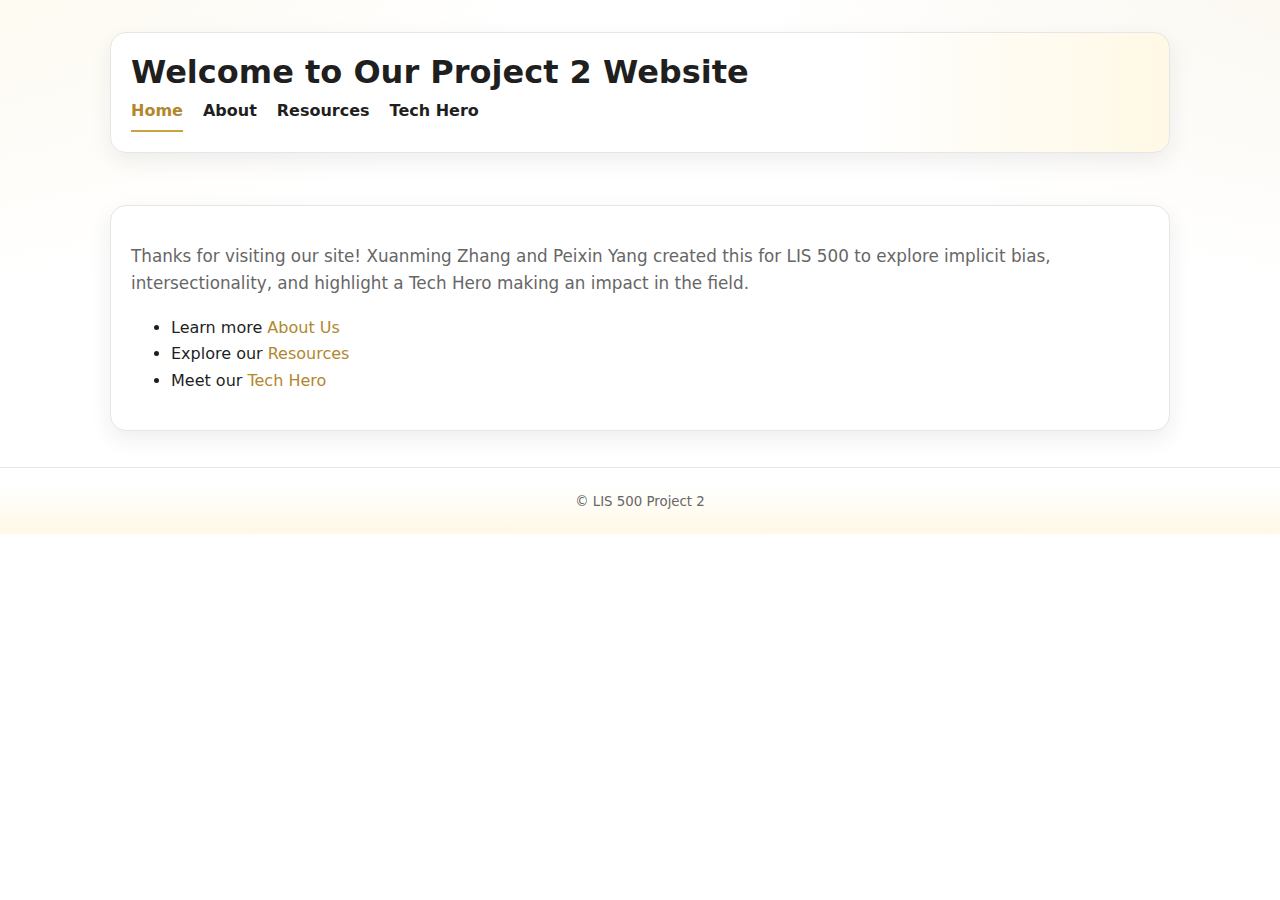
<file: index.html>
<!doctype html>
<html lang="en">
<head>
  <meta charset="utf-8" />
  <meta name="viewport" content="width=device-width, initial-scale=1" />
  <title>Welcome — Project #2</title>
  <link rel="icon" href="assets/images/favicon.png">
  <link rel="stylesheet" href="style.css" />
  <!-- comment #1: splash page gives first impression and clear navigation -->
</head>
<body>
  <a class="skip-link" href="#content">Skip to content</a>

  <header class="site-header">
    <div class="wrap">
      <div class="masthead">
        <h1 class="m-0">Welcome to Our Project 2 Website</h1>
        <nav class="tabs">
          <a href="index.html" aria-current="page">Home</a>
          <a href="about.html">About</a>
          <a href="resources.html">Resources</a>
          <a href="hero.html">Tech Hero</a>
        </nav>
      </div>
    </div>
  </header>

  <main id="content" class="wrap">
    <section class="panel">
      <p class="lead">Thanks for visiting our site! Xuanming Zhang and Peixin Yang created this for LIS 500 to explore implicit bias, intersectionality, and highlight a Tech Hero making an impact in the field.</p>
      <ul class="mt-1">
        <li>Learn more <a href="about.html">About Us</a></li>
        <li>Explore our <a href="resources.html">Resources</a></li>
        <li>Meet our <a href="hero.html">Tech Hero</a></li>
      </ul>
    </section>
  </main>

  <footer>
    <div class="wrap center"><small>© LIS 500 Project 2</small></div>
  </footer>
</body>
</html>
</file>
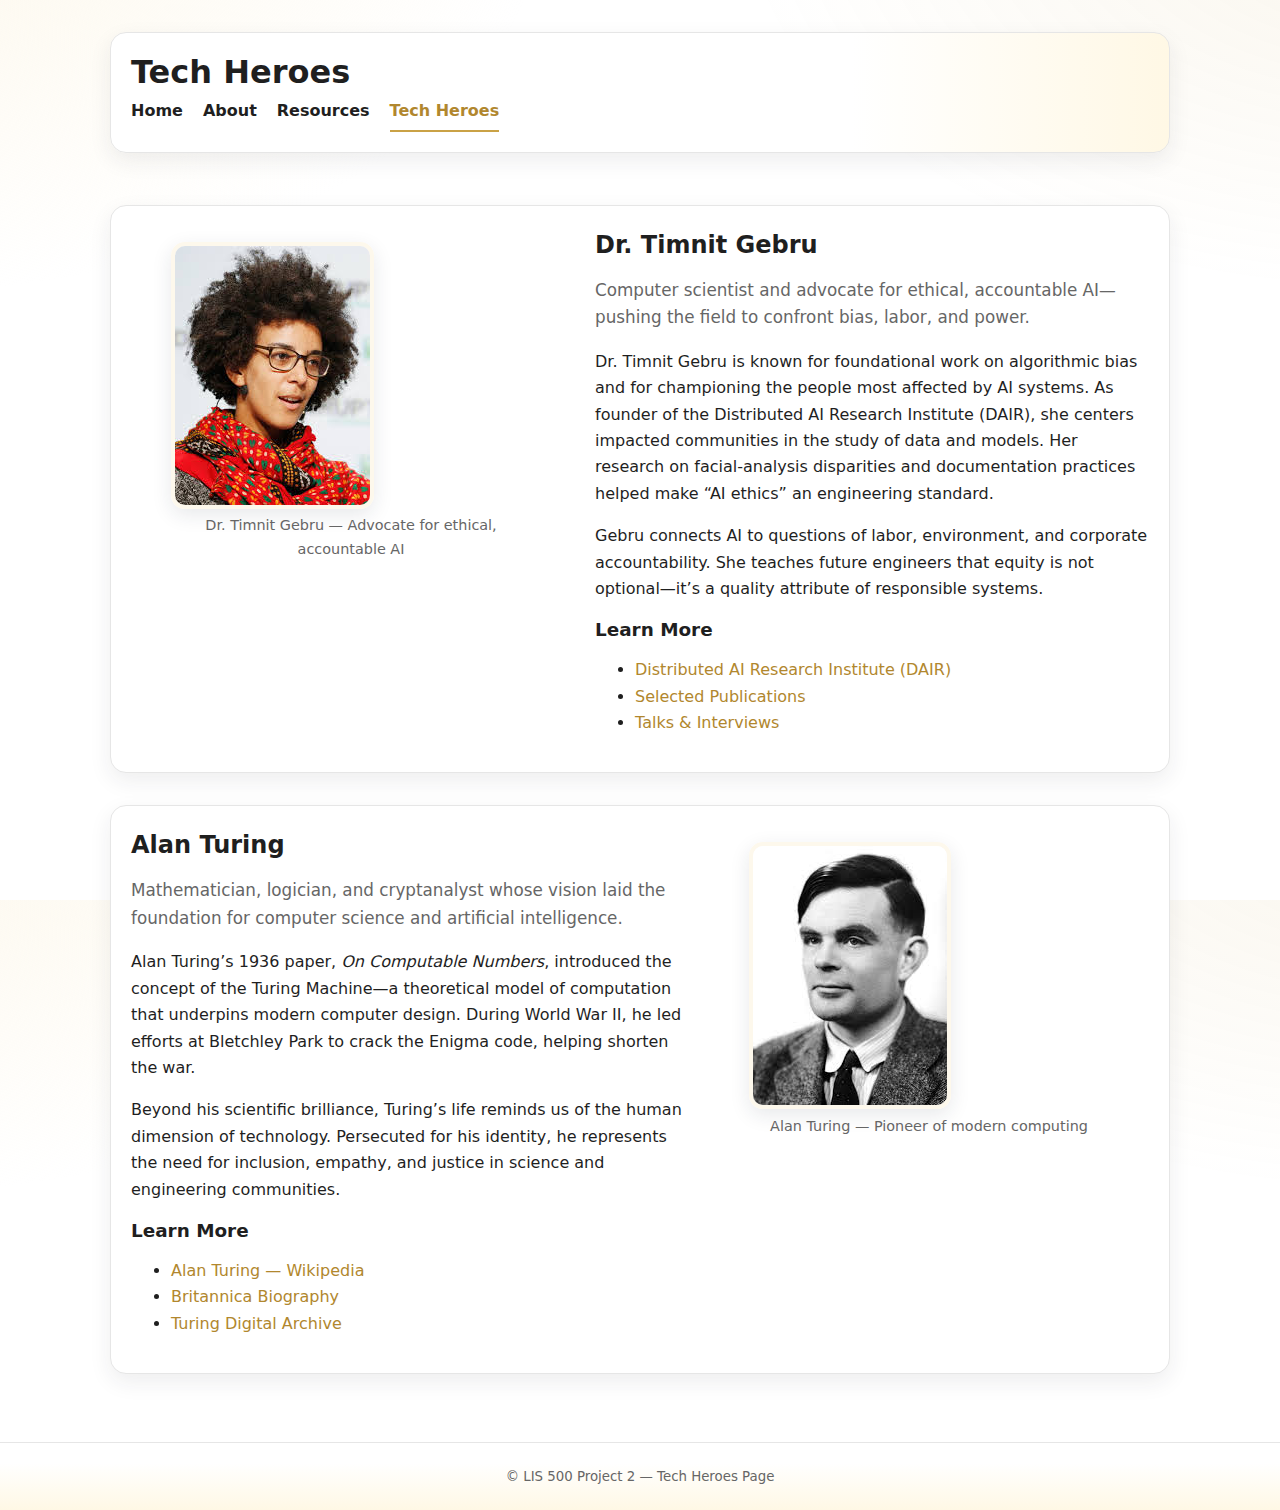
<file: hero.html>
<!doctype html>
<html lang="en">
<head>
  <meta charset="utf-8" />
  <meta name="viewport" content="width=device-width, initial-scale=1" />
  <title>Tech Heroes — Project 2</title>
  <link rel="stylesheet" href="style.css" />
  <!-- h0: Tech Hero page — now includes Dr. Timnit Gebru and Alan Turing -->
</head>
<body>
  <a class="skip-link" href="#content">Skip to content</a>

  <header class="site-header">
    <div class="wrap">
      <div class="masthead">
        <h1 class="m-0">Tech Heroes</h1>
        <nav class="tabs">
          <a href="index.html">Home</a>
          <a href="about.html">About</a>
          <a href="resources.html">Resources</a>
          <a href="hero.html" aria-current="page">Tech Heroes</a>
        </nav>
      </div>
    </div>
  </header>

  <main id="content" class="wrap">

    <!-- ===== HERO 1: Timnit Gebru ===== -->
    <article class="panel hero-card">
      <div class="hero-layout">
        <figure>
          <img src="assets/images/dr-timnit-gebru.jpg" alt="Dr. Timnit Gebru" class="hero-img" />
          <figcaption>Dr. Timnit Gebru — Advocate for ethical, accountable AI</figcaption>
        </figure>

        <div class="hero-text">
          <h2>Dr. Timnit Gebru</h2>
          <p class="lead">
            Computer scientist and advocate for ethical, accountable AI—pushing the field to confront bias, labor, and power.
          </p>
          <p>
            Dr. Timnit Gebru is known for foundational work on algorithmic bias and for championing the people most affected by AI systems.
            As founder of the Distributed AI Research Institute (DAIR), she centers impacted communities in the study of data and models.
            Her research on facial-analysis disparities and documentation practices helped make “AI ethics” an engineering standard.
          </p>
          <p>
            Gebru connects AI to questions of labor, environment, and corporate accountability.
            She teaches future engineers that equity is not optional—it’s a quality attribute of responsible systems.
          </p>

          <h3>Learn More</h3>
          <ul>
            <li><a href="https://www.dair-institute.org/">Distributed AI Research Institute (DAIR)</a></li>
            <li><a href="https://scholar.google.com/scholar?q=Timnit+Gebru">Selected Publications</a></li>
            <li><a href="https://www.youtube.com/results?search_query=Timnit+Gebru+talk">Talks & Interviews</a></li>
          </ul>
        </div>
      </div>
    </article>

    <!-- ===== HERO 2: Alan Turing ===== -->
    <article class="panel hero-card">
      <div class="hero-layout reverse">
        <figure>
          <img src="assets/images/alan-turing.jpg" alt="Alan Turing" class="hero-img" />
          <figcaption>Alan Turing — Pioneer of modern computing</figcaption>
        </figure>

        <div class="hero-text">
          <h2>Alan Turing</h2>
          <p class="lead">
            Mathematician, logician, and cryptanalyst whose vision laid the foundation for computer science and artificial intelligence.
          </p>
          <p>
            Alan Turing’s 1936 paper, <em>On Computable Numbers</em>, introduced the concept of the Turing Machine—a theoretical model of computation
            that underpins modern computer design. During World War II, he led efforts at Bletchley Park to crack the Enigma code, helping shorten the war.
          </p>
          <p>
            Beyond his scientific brilliance, Turing’s life reminds us of the human dimension of technology.
            Persecuted for his identity, he represents the need for inclusion, empathy, and justice in science and engineering communities.
          </p>

          <h3>Learn More</h3>
          <ul>
            <li><a href="https://en.wikipedia.org/wiki/Alan_Turing">Alan Turing — Wikipedia</a></li>
            <li><a href="https://www.britannica.com/biography/Alan-Turing">Britannica Biography</a></li>
            <li><a href="https://www.turingarchive.org/">Turing Digital Archive</a></li>
          </ul>
        </div>
      </div>
    </article>

  </main>

  <footer>
    <div class="wrap center"><small>© LIS 500 Project 2 — Tech Heroes Page</small></div>
  </footer>
</body>
</html>
</file>
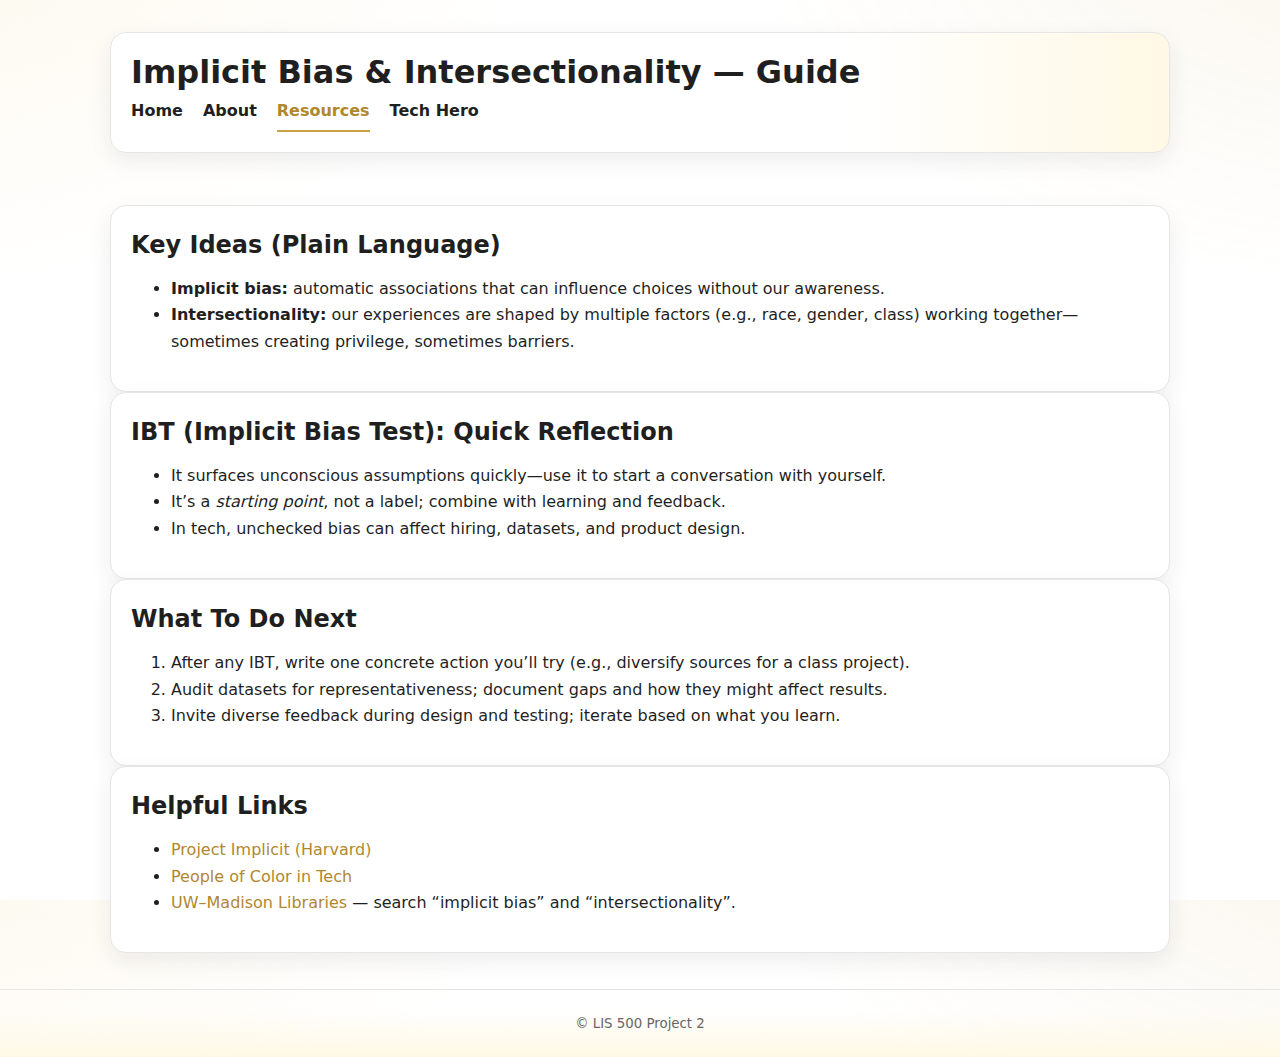
<file: resources.html>
<!doctype html>
<html lang="en">
<head>
  <meta charset="utf-8" />
  <meta name="viewport" content="width=device-width, initial-scale=1" />
  <title>Resources — Project 2</title>
  <link rel="stylesheet" href="style.css" />
  <!-- r1: Library-style resource guide for first-year students -->
</head>
<body>
  <a class="skip-link" href="#content">Skip to content</a>

  <!-- r2: masthead with tabs; Resources is active -->
  <header class="site-header">
    <div class="wrap">
      <div class="masthead">
        <h1 class="m-0">Implicit Bias & Intersectionality — Guide</h1>
        <nav class="tabs">
          <a href="index.html">Home</a>
          <a href="about.html">About</a>
          <a href="resources.html" aria-current="page">Resources</a>
          <a href="hero.html">Tech Hero</a>
        </nav>
      </div>
    </div>
  </header>

  <main id="content" class="wrap">
    <!-- r3: plain-language definitions -->
    <section class="panel">
      <h2>Key Ideas (Plain Language)</h2>
      <ul>
        <li><strong>Implicit bias:</strong> automatic associations that can influence choices without our awareness.</li>
        <li><strong>Intersectionality:</strong> our experiences are shaped by multiple factors (e.g., race, gender, class) working together—sometimes creating privilege, sometimes barriers.</li>
      </ul>
    </section>

    <!-- r4: IBT reflection points from your Project 1 script -->
    <section class="panel">
      <h2>IBT (Implicit Bias Test): Quick Reflection</h2>
      <ul>
        <li>It surfaces unconscious assumptions quickly—use it to start a conversation with yourself.</li>
        <li>It’s a <em>starting point</em>, not a label; combine with learning and feedback.</li>
        <li>In tech, unchecked bias can affect hiring, datasets, and product design.</li>
      </ul>
    </section>

    <!-- r5: Practical next steps -->
    <section class="panel">
      <h2>What To Do Next</h2>
      <ol>
        <li>After any IBT, write one concrete action you’ll try (e.g., diversify sources for a class project).</li>
        <li>Audit datasets for representativeness; document gaps and how they might affect results.</li>
        <li>Invite diverse feedback during design and testing; iterate based on what you learn.</li>
      </ol>
    </section>

    <section class="panel">
      <h2>Helpful Links</h2>
      <ul>
        <li><a href="https://implicit.harvard.edu/">Project Implicit (Harvard)</a></li>
        <li><a href="https://peopleofcolorintech.com/">People of Color in Tech</a></li>
        <li><a href="https://library.wisc.edu/">UW–Madison Libraries</a> — search “implicit bias” and “intersectionality”.</li>
      </ul>
    </section>
  </main>

  <!-- r7: consistent footer -->
  <footer>
    <div class="wrap center"><small>© LIS 500 Project 2</small></div>
  </footer>
</body>
</html>
</file>
<file: style.css>
/* =========================================================
   Project 2 — Light + Premium Gold Theme
   + Hero page enhancements for multiple profiles
   ========================================================= */

:root {
  --bg:#fff;
  --paper:#fff;
  --text:#1f1f1f;
  --muted:#666;
  --border:#e6e6e6;
  --gold:#caa246;
  --gold-dark:#b1872e;
  --gold-soft:#fdf8ec;
  --radius:16px;
  --shadow:0 8px 22px rgba(34,41,57,.08);
  --shadow-2:0 14px 36px rgba(34,41,57,.12);
  --maxw:1100px;
  --gap:1.25rem;
  --sans:ui-sans-serif,system-ui,-apple-system,"Segoe UI",Roboto,Helvetica,Arial;
}

/* ---------- Base ---------- */
*{box-sizing:border-box}
html,body{height:100%}
html{scroll-behavior:smooth}
body{
  margin:0;
  background:
    radial-gradient(70rem 40rem at -10% -10%,var(--gold-soft),transparent 60%),
    radial-gradient(70rem 40rem at 110% -10%,rgba(202,162,70,.10),transparent 60%),
    var(--bg);
  color:var(--text);
  font-family:var(--sans);
  line-height:1.65;
}
img,svg,video{max-width:100%;height:auto;display:block}
:focus-visible{outline:3px solid var(--gold);outline-offset:2px;border-radius:6px}

/* ---------- Skip Link ---------- */
.skip-link{position:absolute;left:-9999px}
.skip-link:focus{
  position:fixed;left:1rem;top:1rem;
  background:var(--paper);padding:.6rem .9rem;
  border:1px solid var(--border);border-radius:8px;
  box-shadow:var(--shadow);z-index:1000;
}

/* ---------- Layout helpers ---------- */
.wrap{max-width:var(--maxw);margin:0 auto;padding:1.25rem}
.grid{display:grid;gap:var(--gap)}
.grid.two{grid-template-columns:repeat(auto-fit,minmax(260px,1fr))}
.center{text-align:center}
.m-0{margin:0}.mt-1{margin-top:.5rem}.mt-2{margin-top:1rem}
.mb-0{margin-bottom:0}.mb-1{margin-bottom:.5rem}.mb-2{margin-bottom:1rem}

/* ---------- Typography ---------- */
h1,h2,h3{line-height:1.25;margin:.25rem 0 .6rem}
h1{font-size:clamp(1.9rem,2.4vw+1rem,3rem);font-weight:800}
h2{font-size:clamp(1.3rem,1.6vw+.9rem,1.9rem);font-weight:700}
h3{font-size:1.15rem;font-weight:700}
.lead{color:var(--muted);font-size:1.05rem}
a{color:var(--gold-dark);text-decoration:none;border-bottom:2px solid transparent}
a:hover{color:var(--gold);border-bottom-color:var(--gold)}

/* ---------- Header ---------- */
.site-header{padding:.75rem 0}
.masthead{
  background:linear-gradient(90deg,#fff 70%,#fff8e5);
  border:1px solid var(--border);
  border-radius:var(--radius);
  box-shadow:var(--shadow);
  padding:1.2rem 1.25rem 1rem;
}
.tabs{display:flex;gap:1.25rem;flex-wrap:wrap;margin-bottom:.25rem}
.tabs a{color:var(--text);font-weight:700;padding:.35rem 0;border-bottom:2px solid transparent}
.tabs a:hover{border-color:var(--gold)}
.tabs a[aria-current="page"]{border-color:var(--gold);color:var(--gold-dark)}

/* ---------- Panels ---------- */
.panel{
  background:var(--paper);
  border:1px solid var(--border);
  border-radius:var(--radius);
  box-shadow:var(--shadow);
  padding:1.25rem;
  transition:transform .22s ease,box-shadow .22s ease;
}
.panel:hover{transform:translateY(-2px);box-shadow:var(--shadow-2)}

/* ---------- Hero Layout ---------- */
.hero-card{margin-bottom:2rem}
.hero-layout{display:flex;flex-wrap:wrap;gap:1.5rem;align-items:flex-start}
.hero-layout.reverse{flex-direction:row-reverse}
.hero-layout figure{flex:1 1 300px;max-width:360px}
.hero-layout .hero-text{flex:2 1 420px}

/* Hero image styling */
.hero-img{
  border-radius:14px;
  border:4px solid var(--gold-soft);
  box-shadow:0 6px 20px rgba(34,41,57,.10);
  transition:transform .25s ease,box-shadow .25s ease;
}
.hero-img:hover{transform:scale(1.02);box-shadow:0 10px 26px rgba(34,41,57,.15)}
figure figcaption{text-align:center;color:var(--muted);font-size:.9rem;margin-top:.35rem}

/* ---------- Footer ---------- */
footer{
  margin-top:1rem;
  border-top:1px solid var(--border);
  color:var(--muted);
  background:linear-gradient(0deg,#fff8e5 0%,transparent 70%);
}
</file>
